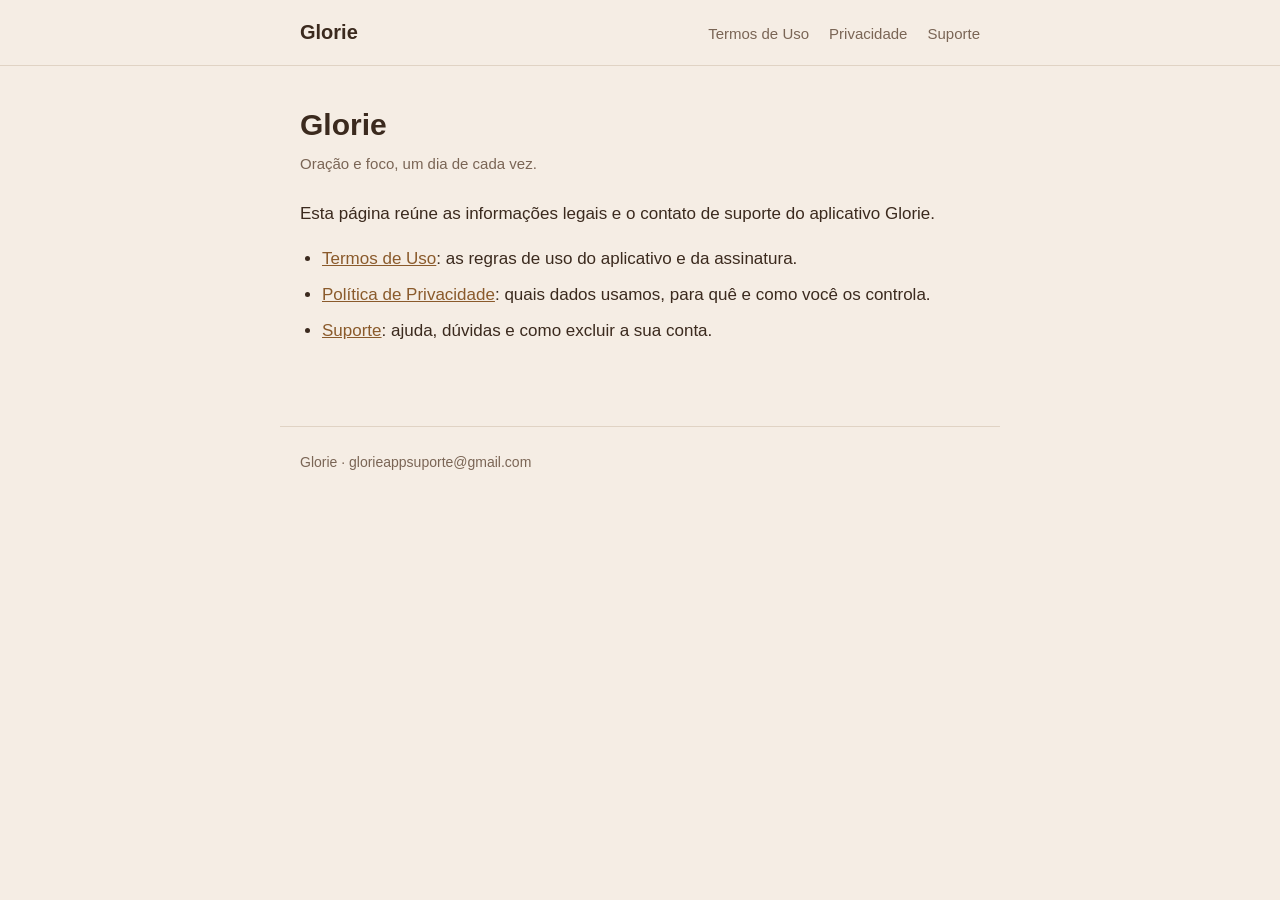
<file: index.html>
<!doctype html>
<html lang="pt-BR">
<head>
<meta charset="utf-8">
<meta name="viewport" content="width=device-width, initial-scale=1">
<title>Glorie — Informações legais</title>
<meta name="description" content="Termos de Uso, Política de Privacidade e suporte do aplicativo Glorie.">
<link rel="stylesheet" href="style.css">
</head>
<body>
<header class="topo"><div>
  <a class="marca" href="index.html">Glorie</a>
  <a href="termos.html">Termos de Uso</a>
  <a href="privacidade.html">Privacidade</a>
  <a href="suporte.html">Suporte</a>
</div></header>
<main>
  <h1>Glorie</h1>
  <p class="data">Oração e foco, um dia de cada vez.</p>
  <p>Esta página reúne as informações legais e o contato de suporte do aplicativo Glorie.</p>
  <ul>
    <li><a href="termos.html">Termos de Uso</a>: as regras de uso do aplicativo e da assinatura.</li>
    <li><a href="privacidade.html">Política de Privacidade</a>: quais dados usamos, para quê e como você os controla.</li>
    <li><a href="suporte.html">Suporte</a>: ajuda, dúvidas e como excluir a sua conta.</li>
  </ul>
</main>
<footer>Glorie · glorieappsuporte@gmail.com</footer>
</body>
</html>
</file>
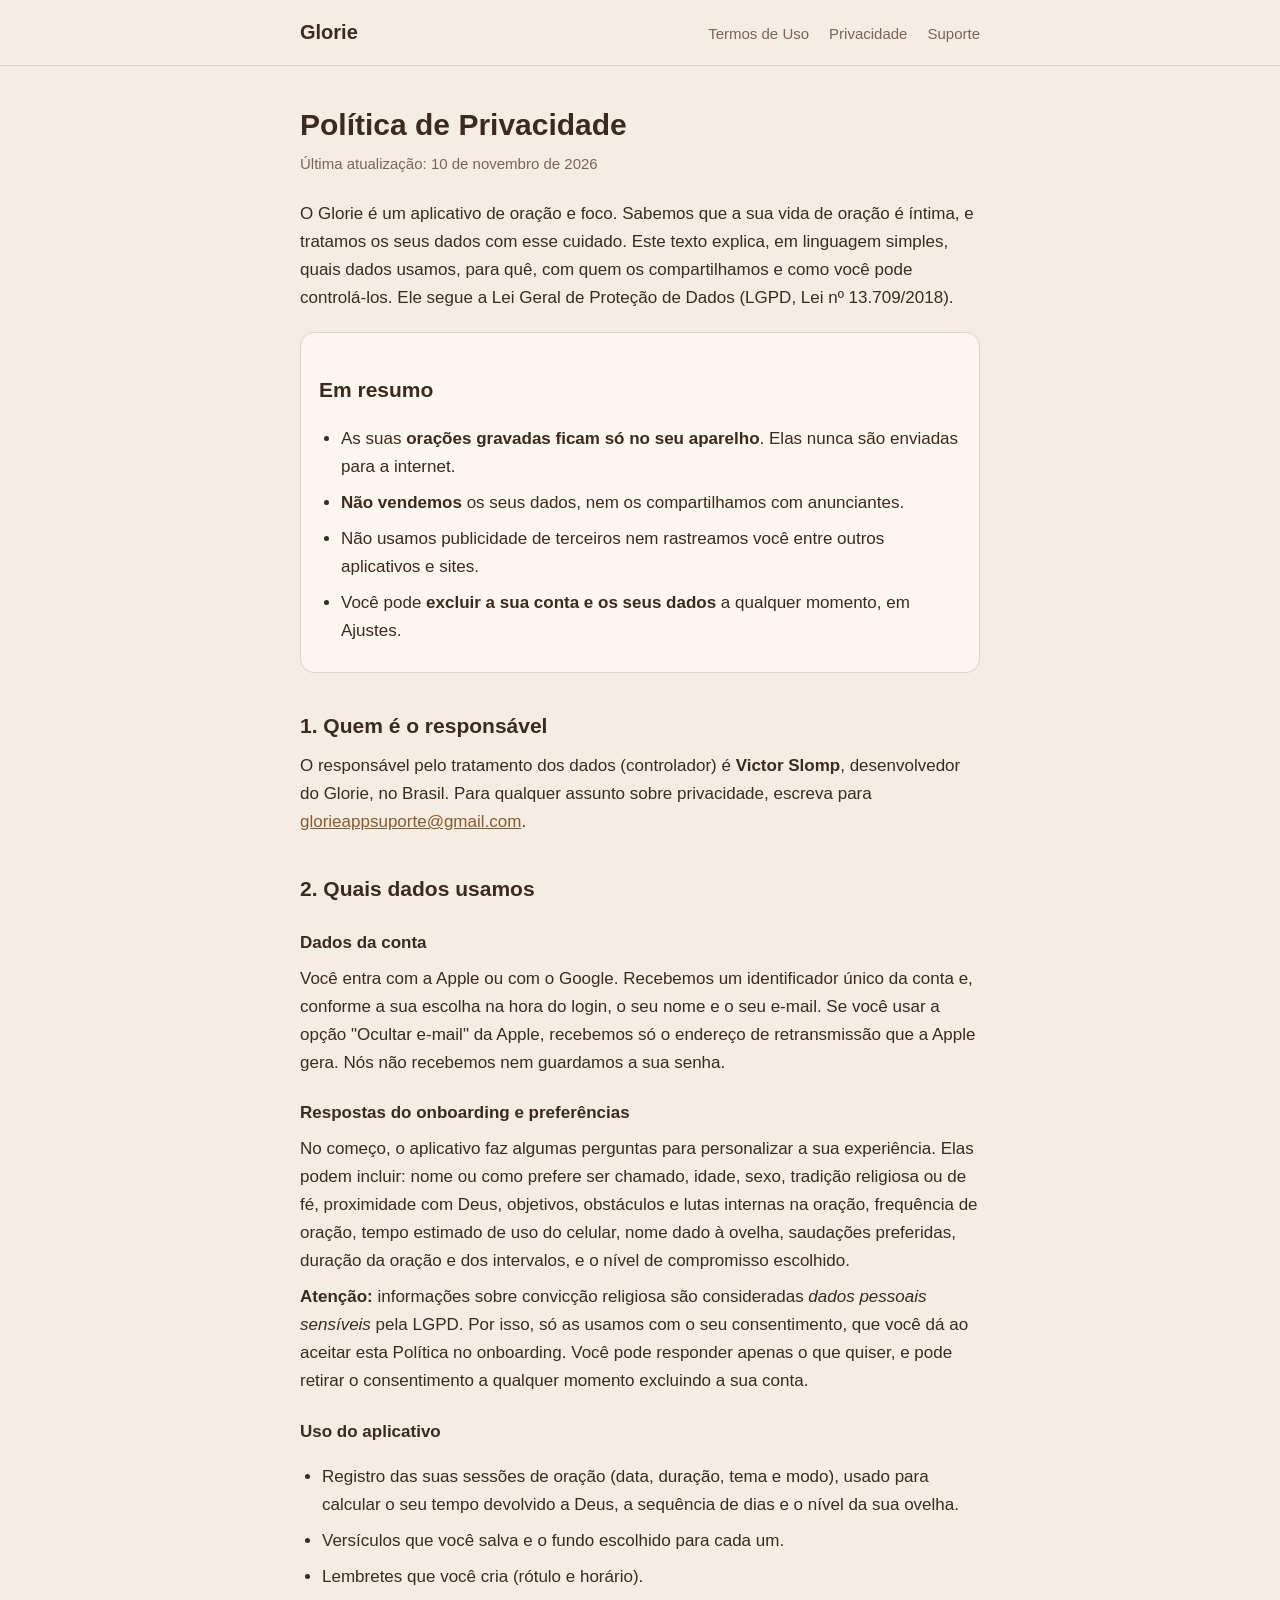
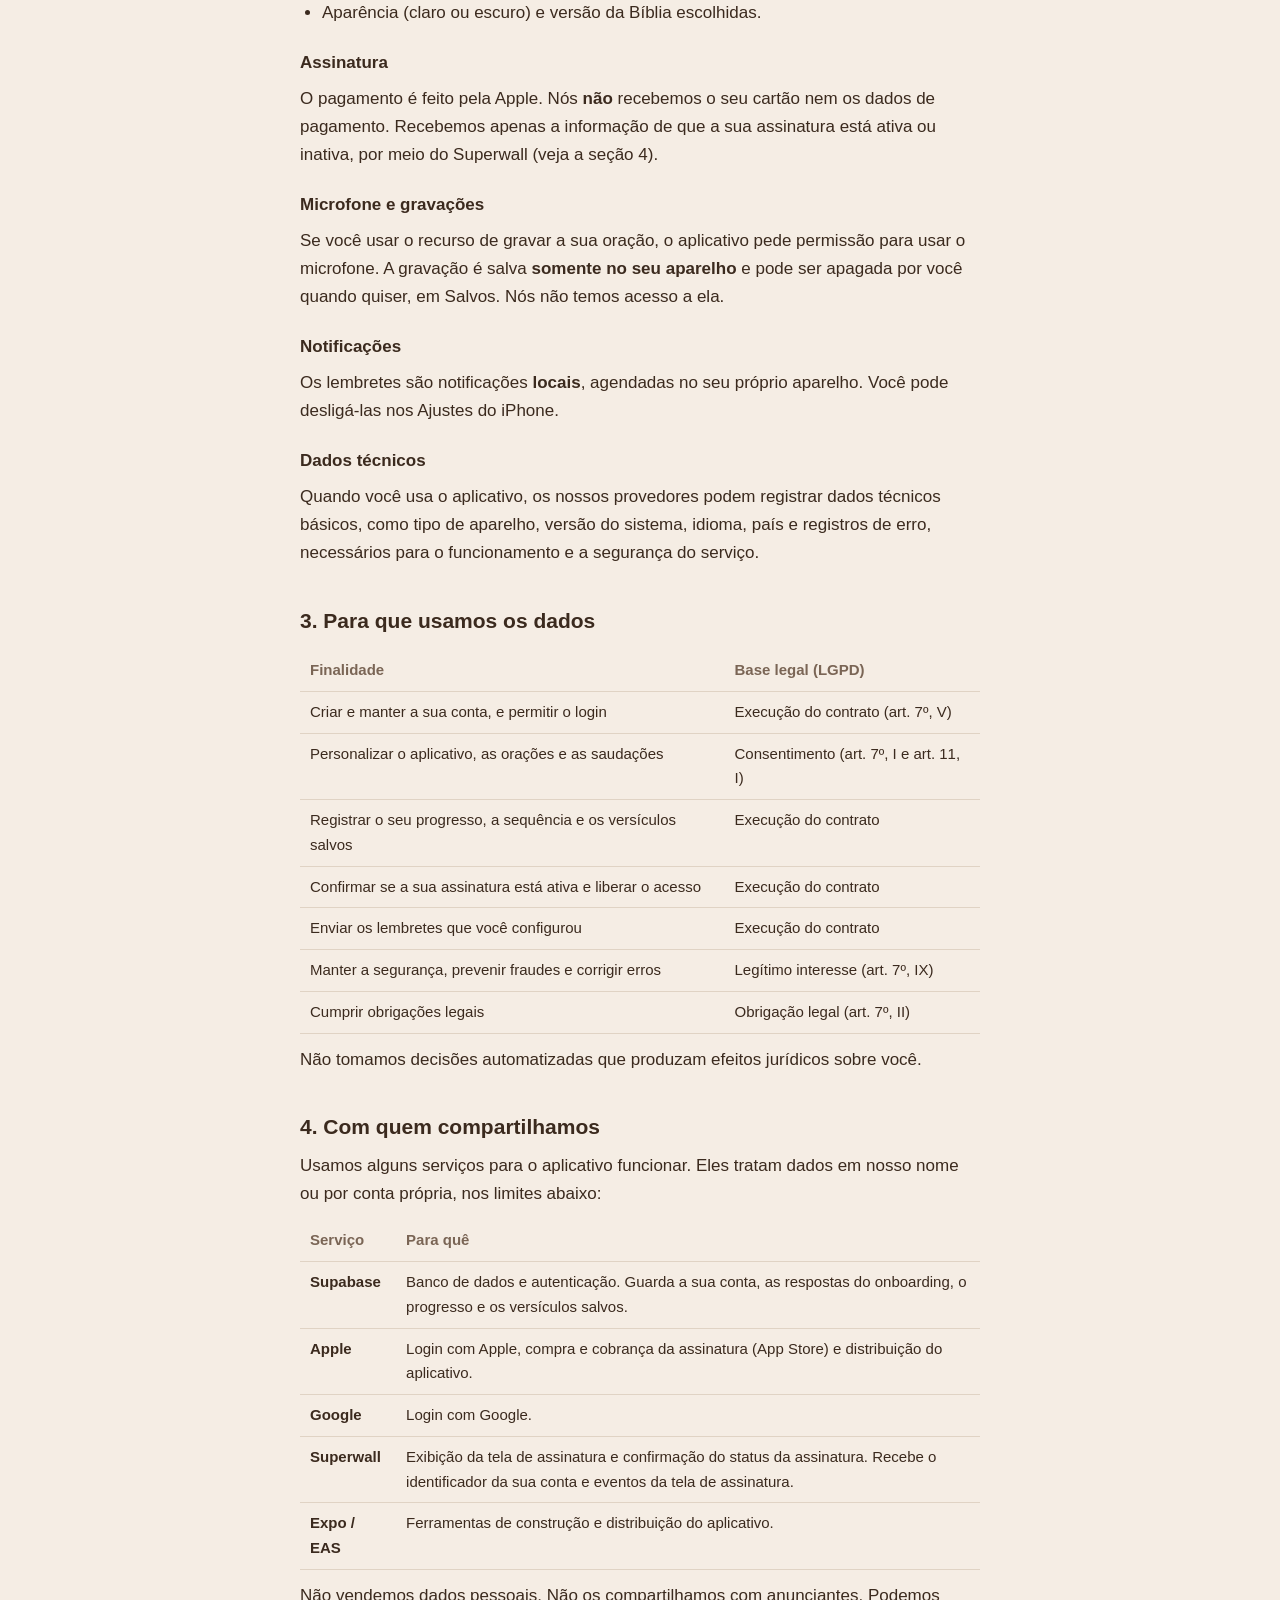
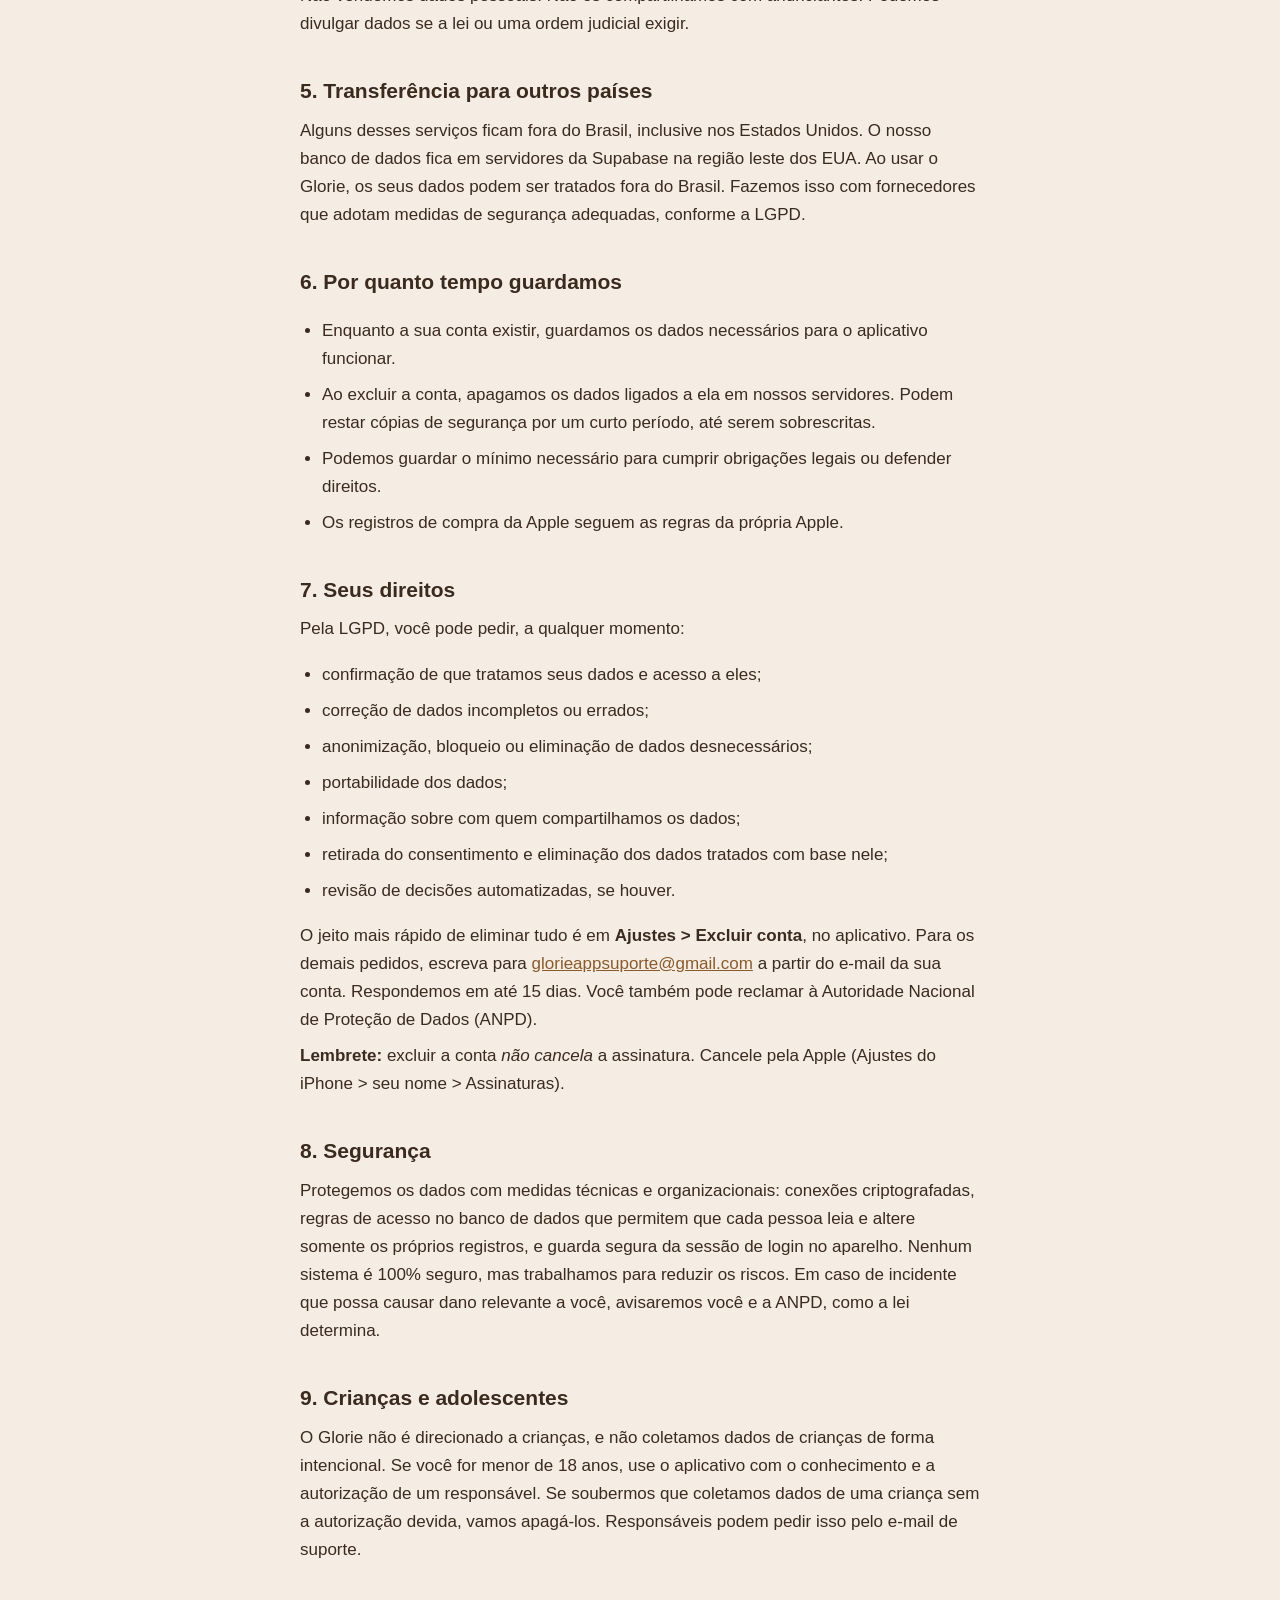
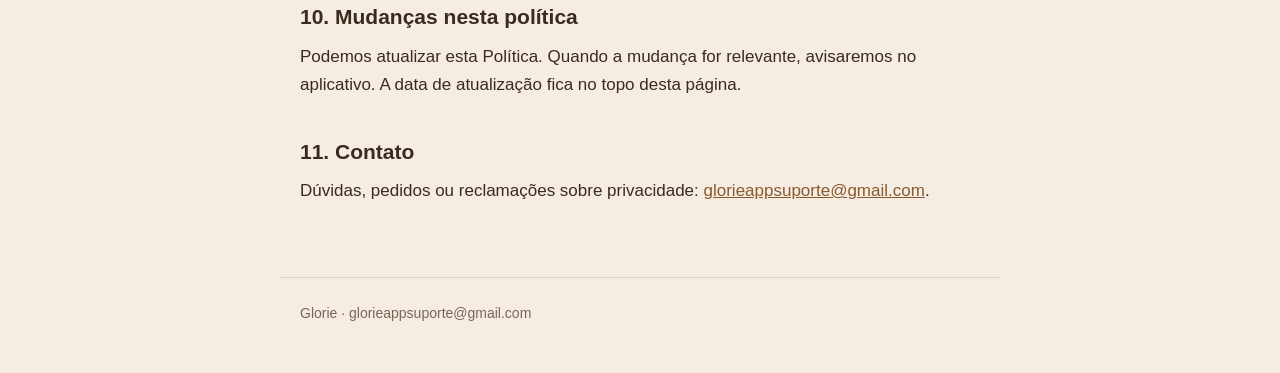
<file: privacidade.html>
<!doctype html>
<html lang="pt-BR">
<head>
<meta charset="utf-8">
<meta name="viewport" content="width=device-width, initial-scale=1">
<title>Glorie — Política de Privacidade</title>
<meta name="description" content="Como o Glorie trata os seus dados pessoais.">
<link rel="stylesheet" href="style.css">
</head>
<body>
<header class="topo"><div>
  <a class="marca" href="index.html">Glorie</a>
  <a href="termos.html">Termos de Uso</a>
  <a href="privacidade.html">Privacidade</a>
  <a href="suporte.html">Suporte</a>
</div></header>
<main>
  <h1>Política de Privacidade</h1>
  <p class="data">Última atualização: 10 de novembro de 2026</p>

  <p>O Glorie é um aplicativo de oração e foco. Sabemos que a sua vida de oração é íntima, e tratamos os seus dados com esse cuidado. Este texto explica, em linguagem simples, quais dados usamos, para quê, com quem os compartilhamos e como você pode controlá-los. Ele segue a Lei Geral de Proteção de Dados (LGPD, Lei nº 13.709/2018).</p>

  <div class="resumo">
    <h2>Em resumo</h2>
    <ul>
      <li>As suas <strong>orações gravadas ficam só no seu aparelho</strong>. Elas nunca são enviadas para a internet.</li>
      <li><strong>Não vendemos</strong> os seus dados, nem os compartilhamos com anunciantes.</li>
      <li>Não usamos publicidade de terceiros nem rastreamos você entre outros aplicativos e sites.</li>
      <li>Você pode <strong>excluir a sua conta e os seus dados</strong> a qualquer momento, em Ajustes.</li>
    </ul>
  </div>

  <h2>1. Quem é o responsável</h2>
  <p>O responsável pelo tratamento dos dados (controlador) é <strong>Victor Slomp</strong>, desenvolvedor do Glorie, no Brasil. Para qualquer assunto sobre privacidade, escreva para <a href="mailto:glorieappsuporte@gmail.com">glorieappsuporte@gmail.com</a>.</p>

  <h2>2. Quais dados usamos</h2>

  <h3>Dados da conta</h3>
  <p>Você entra com a Apple ou com o Google. Recebemos um identificador único da conta e, conforme a sua escolha na hora do login, o seu nome e o seu e-mail. Se você usar a opção "Ocultar e-mail" da Apple, recebemos só o endereço de retransmissão que a Apple gera. Nós não recebemos nem guardamos a sua senha.</p>

  <h3>Respostas do onboarding e preferências</h3>
  <p>No começo, o aplicativo faz algumas perguntas para personalizar a sua experiência. Elas podem incluir: nome ou como prefere ser chamado, idade, sexo, tradição religiosa ou de fé, proximidade com Deus, objetivos, obstáculos e lutas internas na oração, frequência de oração, tempo estimado de uso do celular, nome dado à ovelha, saudações preferidas, duração da oração e dos intervalos, e o nível de compromisso escolhido.</p>
  <p><strong>Atenção:</strong> informações sobre convicção religiosa são consideradas <em>dados pessoais sensíveis</em> pela LGPD. Por isso, só as usamos com o seu consentimento, que você dá ao aceitar esta Política no onboarding. Você pode responder apenas o que quiser, e pode retirar o consentimento a qualquer momento excluindo a sua conta.</p>

  <h3>Uso do aplicativo</h3>
  <ul>
    <li>Registro das suas sessões de oração (data, duração, tema e modo), usado para calcular o seu tempo devolvido a Deus, a sequência de dias e o nível da sua ovelha.</li>
    <li>Versículos que você salva e o fundo escolhido para cada um.</li>
    <li>Lembretes que você cria (rótulo e horário).</li>
    <li>Aparência (claro ou escuro) e versão da Bíblia escolhidas.</li>
  </ul>

  <h3>Assinatura</h3>
  <p>O pagamento é feito pela Apple. Nós <strong>não</strong> recebemos o seu cartão nem os dados de pagamento. Recebemos apenas a informação de que a sua assinatura está ativa ou inativa, por meio do Superwall (veja a seção 4).</p>

  <h3>Microfone e gravações</h3>
  <p>Se você usar o recurso de gravar a sua oração, o aplicativo pede permissão para usar o microfone. A gravação é salva <strong>somente no seu aparelho</strong> e pode ser apagada por você quando quiser, em Salvos. Nós não temos acesso a ela.</p>

  <h3>Notificações</h3>
  <p>Os lembretes são notificações <strong>locais</strong>, agendadas no seu próprio aparelho. Você pode desligá-las nos Ajustes do iPhone.</p>

  <h3>Dados técnicos</h3>
  <p>Quando você usa o aplicativo, os nossos provedores podem registrar dados técnicos básicos, como tipo de aparelho, versão do sistema, idioma, país e registros de erro, necessários para o funcionamento e a segurança do serviço.</p>

  <h2>3. Para que usamos os dados</h2>
  <table>
    <tr><th>Finalidade</th><th>Base legal (LGPD)</th></tr>
    <tr><td>Criar e manter a sua conta, e permitir o login</td><td>Execução do contrato (art. 7º, V)</td></tr>
    <tr><td>Personalizar o aplicativo, as orações e as saudações</td><td>Consentimento (art. 7º, I e art. 11, I)</td></tr>
    <tr><td>Registrar o seu progresso, a sequência e os versículos salvos</td><td>Execução do contrato</td></tr>
    <tr><td>Confirmar se a sua assinatura está ativa e liberar o acesso</td><td>Execução do contrato</td></tr>
    <tr><td>Enviar os lembretes que você configurou</td><td>Execução do contrato</td></tr>
    <tr><td>Manter a segurança, prevenir fraudes e corrigir erros</td><td>Legítimo interesse (art. 7º, IX)</td></tr>
    <tr><td>Cumprir obrigações legais</td><td>Obrigação legal (art. 7º, II)</td></tr>
  </table>
  <p>Não tomamos decisões automatizadas que produzam efeitos jurídicos sobre você.</p>

  <h2>4. Com quem compartilhamos</h2>
  <p>Usamos alguns serviços para o aplicativo funcionar. Eles tratam dados em nosso nome ou por conta própria, nos limites abaixo:</p>
  <table>
    <tr><th>Serviço</th><th>Para quê</th></tr>
    <tr><td><strong>Supabase</strong></td><td>Banco de dados e autenticação. Guarda a sua conta, as respostas do onboarding, o progresso e os versículos salvos.</td></tr>
    <tr><td><strong>Apple</strong></td><td>Login com Apple, compra e cobrança da assinatura (App Store) e distribuição do aplicativo.</td></tr>
    <tr><td><strong>Google</strong></td><td>Login com Google.</td></tr>
    <tr><td><strong>Superwall</strong></td><td>Exibição da tela de assinatura e confirmação do status da assinatura. Recebe o identificador da sua conta e eventos da tela de assinatura.</td></tr>
    <tr><td><strong>Expo / EAS</strong></td><td>Ferramentas de construção e distribuição do aplicativo.</td></tr>
  </table>
  <p>Não vendemos dados pessoais. Não os compartilhamos com anunciantes. Podemos divulgar dados se a lei ou uma ordem judicial exigir.</p>

  <h2>5. Transferência para outros países</h2>
  <p>Alguns desses serviços ficam fora do Brasil, inclusive nos Estados Unidos. O nosso banco de dados fica em servidores da Supabase na região leste dos EUA. Ao usar o Glorie, os seus dados podem ser tratados fora do Brasil. Fazemos isso com fornecedores que adotam medidas de segurança adequadas, conforme a LGPD.</p>

  <h2>6. Por quanto tempo guardamos</h2>
  <ul>
    <li>Enquanto a sua conta existir, guardamos os dados necessários para o aplicativo funcionar.</li>
    <li>Ao excluir a conta, apagamos os dados ligados a ela em nossos servidores. Podem restar cópias de segurança por um curto período, até serem sobrescritas.</li>
    <li>Podemos guardar o mínimo necessário para cumprir obrigações legais ou defender direitos.</li>
    <li>Os registros de compra da Apple seguem as regras da própria Apple.</li>
  </ul>

  <h2>7. Seus direitos</h2>
  <p>Pela LGPD, você pode pedir, a qualquer momento:</p>
  <ul>
    <li>confirmação de que tratamos seus dados e acesso a eles;</li>
    <li>correção de dados incompletos ou errados;</li>
    <li>anonimização, bloqueio ou eliminação de dados desnecessários;</li>
    <li>portabilidade dos dados;</li>
    <li>informação sobre com quem compartilhamos os dados;</li>
    <li>retirada do consentimento e eliminação dos dados tratados com base nele;</li>
    <li>revisão de decisões automatizadas, se houver.</li>
  </ul>
  <p>O jeito mais rápido de eliminar tudo é em <strong>Ajustes &gt; Excluir conta</strong>, no aplicativo. Para os demais pedidos, escreva para <a href="mailto:glorieappsuporte@gmail.com">glorieappsuporte@gmail.com</a> a partir do e-mail da sua conta. Respondemos em até 15 dias. Você também pode reclamar à Autoridade Nacional de Proteção de Dados (ANPD).</p>
  <p><strong>Lembrete:</strong> excluir a conta <em>não cancela</em> a assinatura. Cancele pela Apple (Ajustes do iPhone &gt; seu nome &gt; Assinaturas).</p>

  <h2>8. Segurança</h2>
  <p>Protegemos os dados com medidas técnicas e organizacionais: conexões criptografadas, regras de acesso no banco de dados que permitem que cada pessoa leia e altere somente os próprios registros, e guarda segura da sessão de login no aparelho. Nenhum sistema é 100% seguro, mas trabalhamos para reduzir os riscos. Em caso de incidente que possa causar dano relevante a você, avisaremos você e a ANPD, como a lei determina.</p>

  <h2>9. Crianças e adolescentes</h2>
  <p>O Glorie não é direcionado a crianças, e não coletamos dados de crianças de forma intencional. Se você for menor de 18 anos, use o aplicativo com o conhecimento e a autorização de um responsável. Se soubermos que coletamos dados de uma criança sem a autorização devida, vamos apagá-los. Responsáveis podem pedir isso pelo e-mail de suporte.</p>

  <h2>10. Mudanças nesta política</h2>
  <p>Podemos atualizar esta Política. Quando a mudança for relevante, avisaremos no aplicativo. A data de atualização fica no topo desta página.</p>

  <h2>11. Contato</h2>
  <p>Dúvidas, pedidos ou reclamações sobre privacidade: <a href="mailto:glorieappsuporte@gmail.com">glorieappsuporte@gmail.com</a>.</p>
</main>
<footer>Glorie · glorieappsuporte@gmail.com</footer>
</body>
</html>
</file>
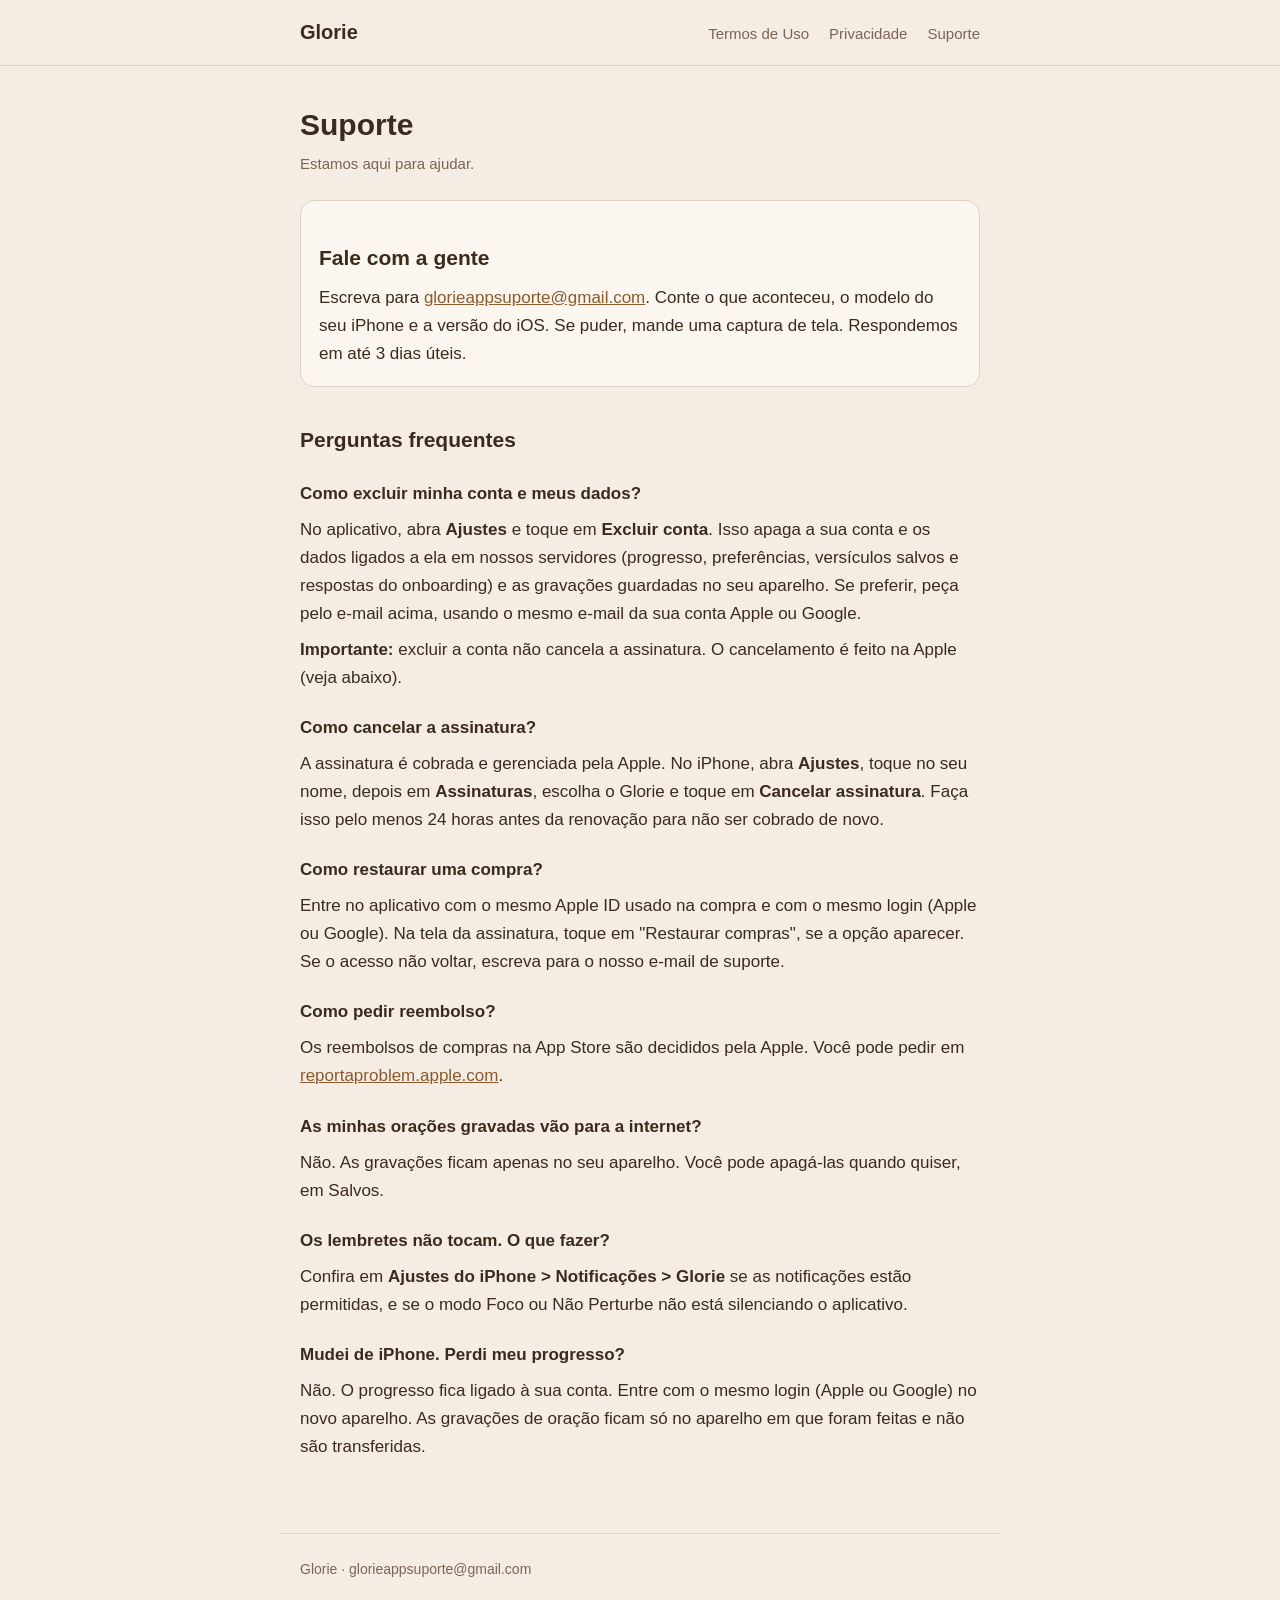
<file: suporte.html>
<!doctype html>
<html lang="pt-BR">
<head>
<meta charset="utf-8">
<meta name="viewport" content="width=device-width, initial-scale=1">
<title>Glorie — Suporte</title>
<meta name="description" content="Ajuda e contato do aplicativo Glorie.">
<link rel="stylesheet" href="style.css">
</head>
<body>
<header class="topo"><div>
  <a class="marca" href="index.html">Glorie</a>
  <a href="termos.html">Termos de Uso</a>
  <a href="privacidade.html">Privacidade</a>
  <a href="suporte.html">Suporte</a>
</div></header>
<main>
  <h1>Suporte</h1>
  <p class="data">Estamos aqui para ajudar.</p>

  <div class="resumo">
    <h2>Fale com a gente</h2>
    <p>Escreva para <a href="mailto:glorieappsuporte@gmail.com">glorieappsuporte@gmail.com</a>. Conte o que aconteceu, o modelo do seu iPhone e a versão do iOS. Se puder, mande uma captura de tela. Respondemos em até 3 dias úteis.</p>
  </div>

  <h2>Perguntas frequentes</h2>

  <h3>Como excluir minha conta e meus dados?</h3>
  <p>No aplicativo, abra <strong>Ajustes</strong> e toque em <strong>Excluir conta</strong>. Isso apaga a sua conta e os dados ligados a ela em nossos servidores (progresso, preferências, versículos salvos e respostas do onboarding) e as gravações guardadas no seu aparelho. Se preferir, peça pelo e-mail acima, usando o mesmo e-mail da sua conta Apple ou Google.</p>
  <p><strong>Importante:</strong> excluir a conta não cancela a assinatura. O cancelamento é feito na Apple (veja abaixo).</p>

  <h3>Como cancelar a assinatura?</h3>
  <p>A assinatura é cobrada e gerenciada pela Apple. No iPhone, abra <strong>Ajustes</strong>, toque no seu nome, depois em <strong>Assinaturas</strong>, escolha o Glorie e toque em <strong>Cancelar assinatura</strong>. Faça isso pelo menos 24 horas antes da renovação para não ser cobrado de novo.</p>

  <h3>Como restaurar uma compra?</h3>
  <p>Entre no aplicativo com o mesmo Apple ID usado na compra e com o mesmo login (Apple ou Google). Na tela da assinatura, toque em "Restaurar compras", se a opção aparecer. Se o acesso não voltar, escreva para o nosso e-mail de suporte.</p>

  <h3>Como pedir reembolso?</h3>
  <p>Os reembolsos de compras na App Store são decididos pela Apple. Você pode pedir em <a href="https://reportaproblem.apple.com">reportaproblem.apple.com</a>.</p>

  <h3>As minhas orações gravadas vão para a internet?</h3>
  <p>Não. As gravações ficam apenas no seu aparelho. Você pode apagá-las quando quiser, em Salvos.</p>

  <h3>Os lembretes não tocam. O que fazer?</h3>
  <p>Confira em <strong>Ajustes do iPhone &gt; Notificações &gt; Glorie</strong> se as notificações estão permitidas, e se o modo Foco ou Não Perturbe não está silenciando o aplicativo.</p>

  <h3>Mudei de iPhone. Perdi meu progresso?</h3>
  <p>Não. O progresso fica ligado à sua conta. Entre com o mesmo login (Apple ou Google) no novo aparelho. As gravações de oração ficam só no aparelho em que foram feitas e não são transferidas.</p>
</main>
<footer>Glorie · glorieappsuporte@gmail.com</footer>
</body>
</html>
</file>
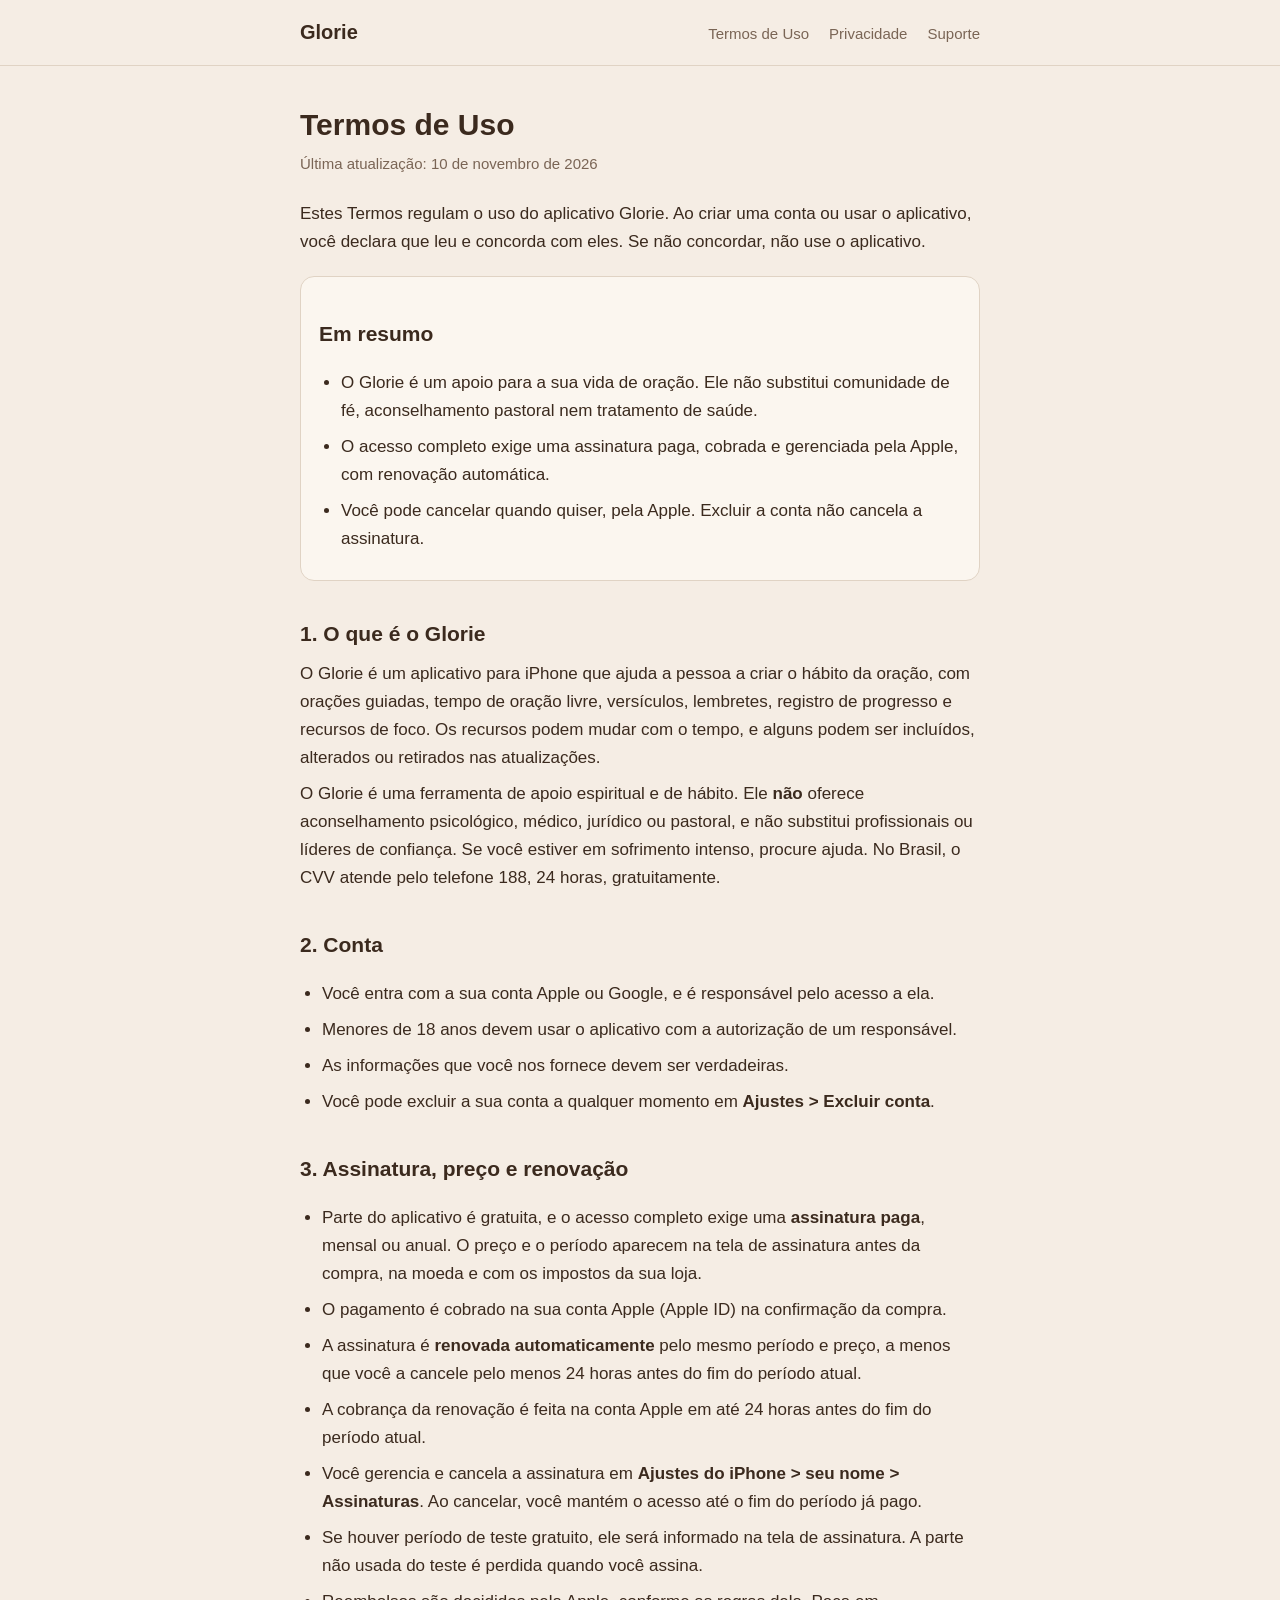
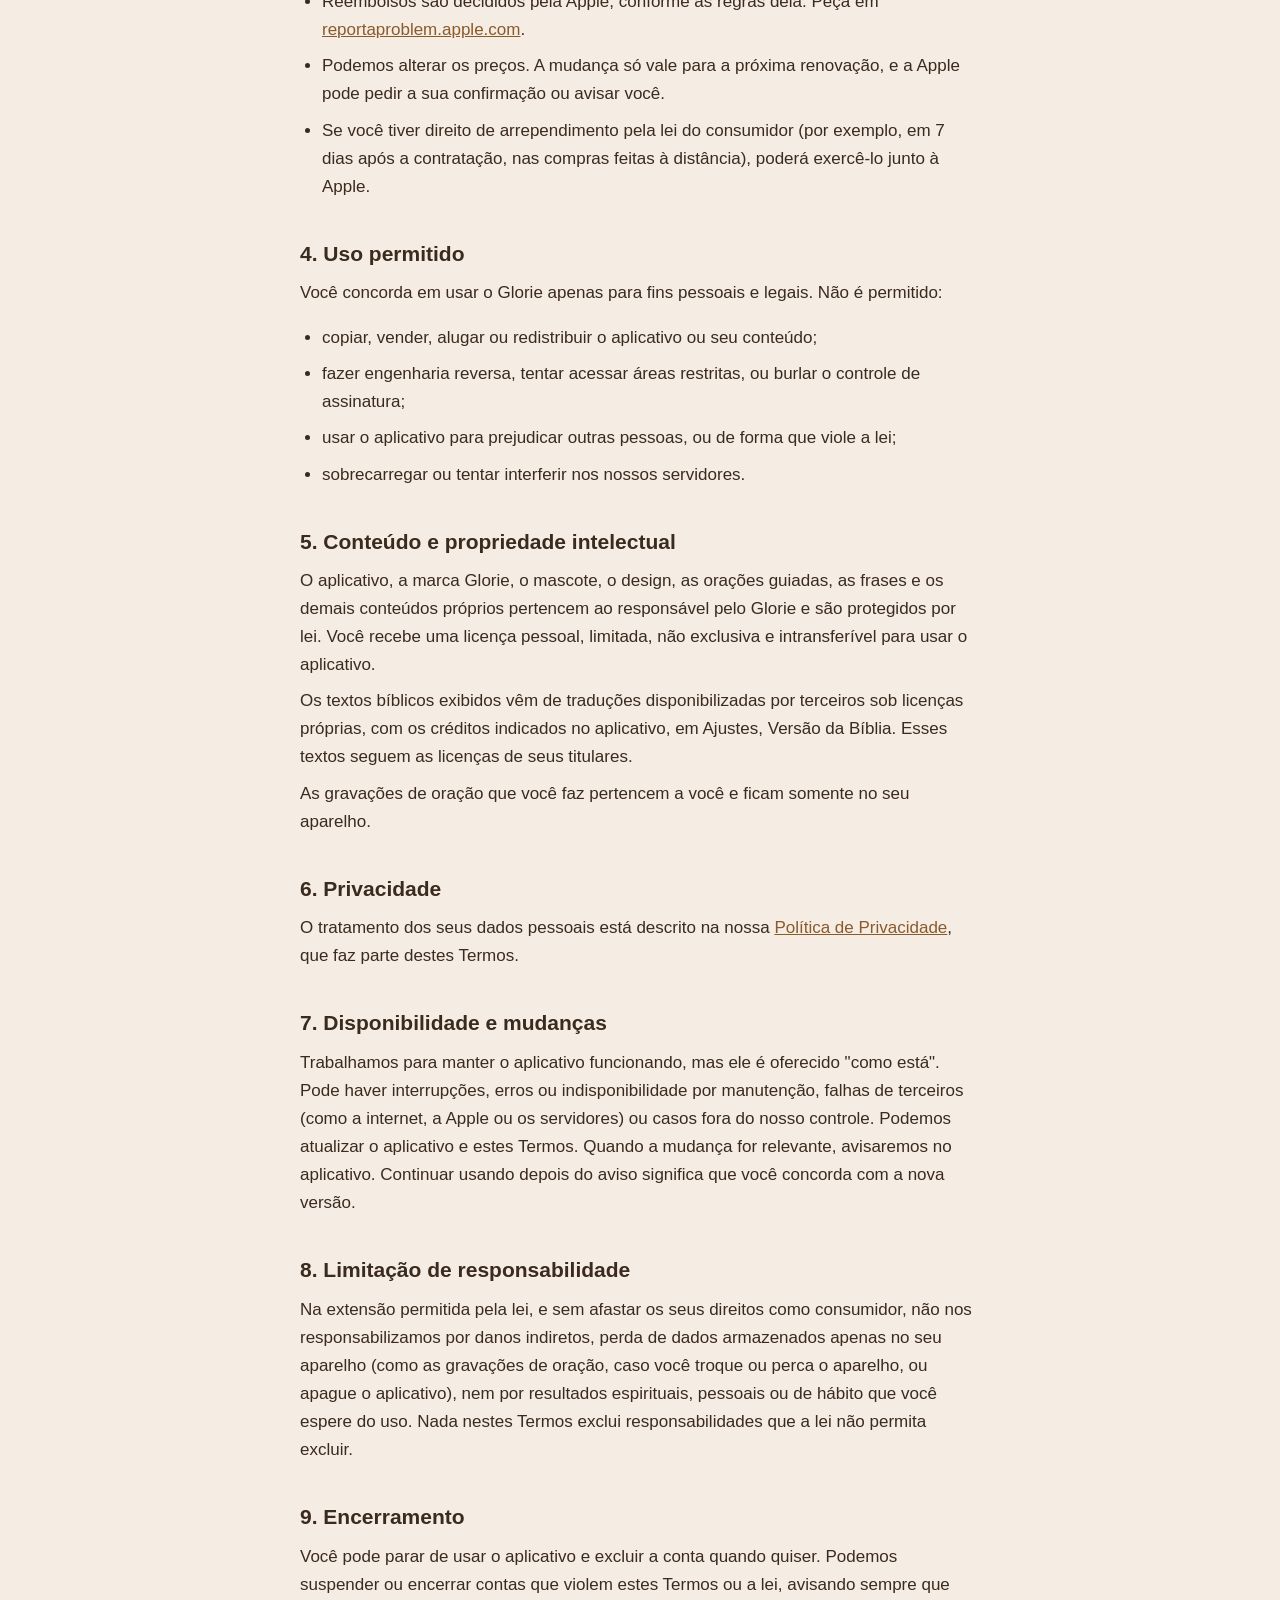
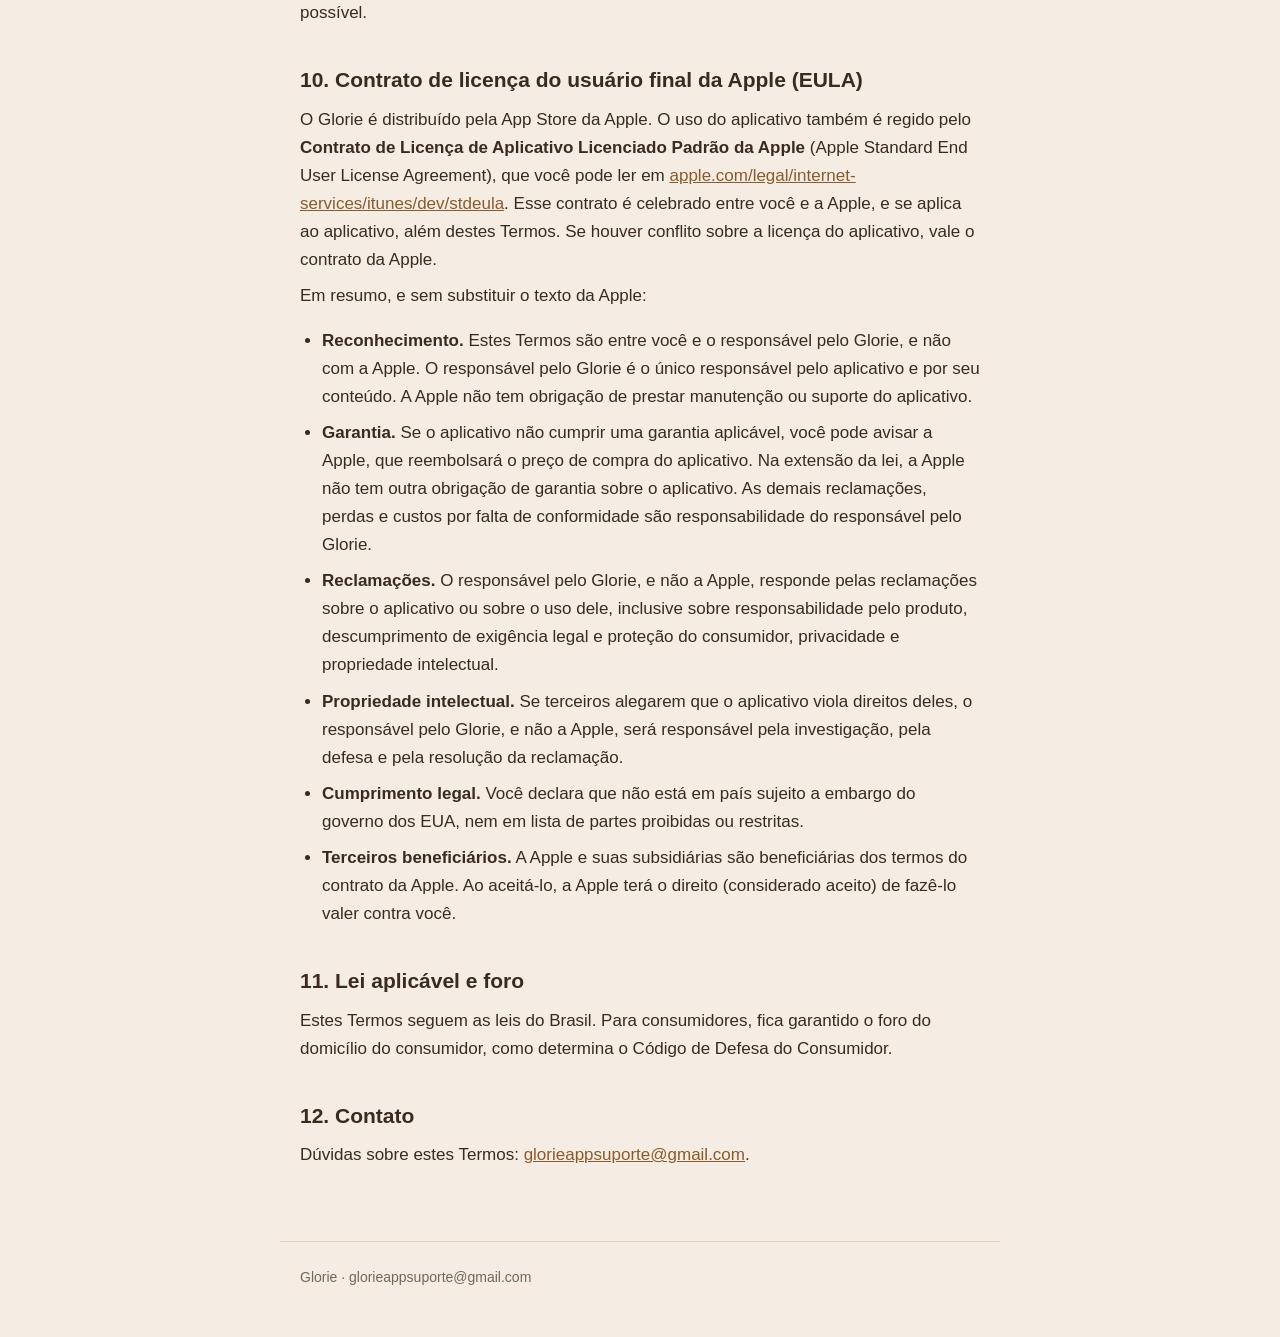
<file: termos.html>
<!doctype html>
<html lang="pt-BR">
<head>
<meta charset="utf-8">
<meta name="viewport" content="width=device-width, initial-scale=1">
<title>Glorie — Termos de Uso</title>
<meta name="description" content="Termos de Uso do aplicativo Glorie.">
<link rel="stylesheet" href="style.css">
</head>
<body>
<header class="topo"><div>
  <a class="marca" href="index.html">Glorie</a>
  <a href="termos.html">Termos de Uso</a>
  <a href="privacidade.html">Privacidade</a>
  <a href="suporte.html">Suporte</a>
</div></header>
<main>
  <h1>Termos de Uso</h1>
  <p class="data">Última atualização: 10 de novembro de 2026</p>

  <p>Estes Termos regulam o uso do aplicativo Glorie. Ao criar uma conta ou usar o aplicativo, você declara que leu e concorda com eles. Se não concordar, não use o aplicativo.</p>

  <div class="resumo">
    <h2>Em resumo</h2>
    <ul>
      <li>O Glorie é um apoio para a sua vida de oração. Ele não substitui comunidade de fé, aconselhamento pastoral nem tratamento de saúde.</li>
      <li>O acesso completo exige uma assinatura paga, cobrada e gerenciada pela Apple, com renovação automática.</li>
      <li>Você pode cancelar quando quiser, pela Apple. Excluir a conta não cancela a assinatura.</li>
    </ul>
  </div>

  <h2>1. O que é o Glorie</h2>
  <p>O Glorie é um aplicativo para iPhone que ajuda a pessoa a criar o hábito da oração, com orações guiadas, tempo de oração livre, versículos, lembretes, registro de progresso e recursos de foco. Os recursos podem mudar com o tempo, e alguns podem ser incluídos, alterados ou retirados nas atualizações.</p>
  <p>O Glorie é uma ferramenta de apoio espiritual e de hábito. Ele <strong>não</strong> oferece aconselhamento psicológico, médico, jurídico ou pastoral, e não substitui profissionais ou líderes de confiança. Se você estiver em sofrimento intenso, procure ajuda. No Brasil, o CVV atende pelo telefone 188, 24 horas, gratuitamente.</p>

  <h2>2. Conta</h2>
  <ul>
    <li>Você entra com a sua conta Apple ou Google, e é responsável pelo acesso a ela.</li>
    <li>Menores de 18 anos devem usar o aplicativo com a autorização de um responsável.</li>
    <li>As informações que você nos fornece devem ser verdadeiras.</li>
    <li>Você pode excluir a sua conta a qualquer momento em <strong>Ajustes &gt; Excluir conta</strong>.</li>
  </ul>

  <h2>3. Assinatura, preço e renovação</h2>
  <ul>
    <li>Parte do aplicativo é gratuita, e o acesso completo exige uma <strong>assinatura paga</strong>, mensal ou anual. O preço e o período aparecem na tela de assinatura antes da compra, na moeda e com os impostos da sua loja.</li>
    <li>O pagamento é cobrado na sua conta Apple (Apple ID) na confirmação da compra.</li>
    <li>A assinatura é <strong>renovada automaticamente</strong> pelo mesmo período e preço, a menos que você a cancele pelo menos 24 horas antes do fim do período atual.</li>
    <li>A cobrança da renovação é feita na conta Apple em até 24 horas antes do fim do período atual.</li>
    <li>Você gerencia e cancela a assinatura em <strong>Ajustes do iPhone &gt; seu nome &gt; Assinaturas</strong>. Ao cancelar, você mantém o acesso até o fim do período já pago.</li>
    <li>Se houver período de teste gratuito, ele será informado na tela de assinatura. A parte não usada do teste é perdida quando você assina.</li>
    <li>Reembolsos são decididos pela Apple, conforme as regras dela. Peça em <a href="https://reportaproblem.apple.com">reportaproblem.apple.com</a>.</li>
    <li>Podemos alterar os preços. A mudança só vale para a próxima renovação, e a Apple pode pedir a sua confirmação ou avisar você.</li>
    <li>Se você tiver direito de arrependimento pela lei do consumidor (por exemplo, em 7 dias após a contratação, nas compras feitas à distância), poderá exercê-lo junto à Apple.</li>
  </ul>

  <h2>4. Uso permitido</h2>
  <p>Você concorda em usar o Glorie apenas para fins pessoais e legais. Não é permitido:</p>
  <ul>
    <li>copiar, vender, alugar ou redistribuir o aplicativo ou seu conteúdo;</li>
    <li>fazer engenharia reversa, tentar acessar áreas restritas, ou burlar o controle de assinatura;</li>
    <li>usar o aplicativo para prejudicar outras pessoas, ou de forma que viole a lei;</li>
    <li>sobrecarregar ou tentar interferir nos nossos servidores.</li>
  </ul>

  <h2>5. Conteúdo e propriedade intelectual</h2>
  <p>O aplicativo, a marca Glorie, o mascote, o design, as orações guiadas, as frases e os demais conteúdos próprios pertencem ao responsável pelo Glorie e são protegidos por lei. Você recebe uma licença pessoal, limitada, não exclusiva e intransferível para usar o aplicativo.</p>
  <p>Os textos bíblicos exibidos vêm de traduções disponibilizadas por terceiros sob licenças próprias, com os créditos indicados no aplicativo, em Ajustes, Versão da Bíblia. Esses textos seguem as licenças de seus titulares.</p>
  <p>As gravações de oração que você faz pertencem a você e ficam somente no seu aparelho.</p>

  <h2>6. Privacidade</h2>
  <p>O tratamento dos seus dados pessoais está descrito na nossa <a href="privacidade.html">Política de Privacidade</a>, que faz parte destes Termos.</p>

  <h2>7. Disponibilidade e mudanças</h2>
  <p>Trabalhamos para manter o aplicativo funcionando, mas ele é oferecido "como está". Pode haver interrupções, erros ou indisponibilidade por manutenção, falhas de terceiros (como a internet, a Apple ou os servidores) ou casos fora do nosso controle. Podemos atualizar o aplicativo e estes Termos. Quando a mudança for relevante, avisaremos no aplicativo. Continuar usando depois do aviso significa que você concorda com a nova versão.</p>

  <h2>8. Limitação de responsabilidade</h2>
  <p>Na extensão permitida pela lei, e sem afastar os seus direitos como consumidor, não nos responsabilizamos por danos indiretos, perda de dados armazenados apenas no seu aparelho (como as gravações de oração, caso você troque ou perca o aparelho, ou apague o aplicativo), nem por resultados espirituais, pessoais ou de hábito que você espere do uso. Nada nestes Termos exclui responsabilidades que a lei não permita excluir.</p>

  <h2>9. Encerramento</h2>
  <p>Você pode parar de usar o aplicativo e excluir a conta quando quiser. Podemos suspender ou encerrar contas que violem estes Termos ou a lei, avisando sempre que possível.</p>

  <h2>10. Contrato de licença do usuário final da Apple (EULA)</h2>
  <p>O Glorie é distribuído pela App Store da Apple. O uso do aplicativo também é regido pelo <strong>Contrato de Licença de Aplicativo Licenciado Padrão da Apple</strong> (Apple Standard End User License Agreement), que você pode ler em <a href="https://www.apple.com/legal/internet-services/itunes/dev/stdeula/">apple.com/legal/internet-services/itunes/dev/stdeula</a>. Esse contrato é celebrado entre você e a Apple, e se aplica ao aplicativo, além destes Termos. Se houver conflito sobre a licença do aplicativo, vale o contrato da Apple.</p>
  <p>Em resumo, e sem substituir o texto da Apple:</p>
  <ul>
    <li><strong>Reconhecimento.</strong> Estes Termos são entre você e o responsável pelo Glorie, e não com a Apple. O responsável pelo Glorie é o único responsável pelo aplicativo e por seu conteúdo. A Apple não tem obrigação de prestar manutenção ou suporte do aplicativo.</li>
    <li><strong>Garantia.</strong> Se o aplicativo não cumprir uma garantia aplicável, você pode avisar a Apple, que reembolsará o preço de compra do aplicativo. Na extensão da lei, a Apple não tem outra obrigação de garantia sobre o aplicativo. As demais reclamações, perdas e custos por falta de conformidade são responsabilidade do responsável pelo Glorie.</li>
    <li><strong>Reclamações.</strong> O responsável pelo Glorie, e não a Apple, responde pelas reclamações sobre o aplicativo ou sobre o uso dele, inclusive sobre responsabilidade pelo produto, descumprimento de exigência legal e proteção do consumidor, privacidade e propriedade intelectual.</li>
    <li><strong>Propriedade intelectual.</strong> Se terceiros alegarem que o aplicativo viola direitos deles, o responsável pelo Glorie, e não a Apple, será responsável pela investigação, pela defesa e pela resolução da reclamação.</li>
    <li><strong>Cumprimento legal.</strong> Você declara que não está em país sujeito a embargo do governo dos EUA, nem em lista de partes proibidas ou restritas.</li>
    <li><strong>Terceiros beneficiários.</strong> A Apple e suas subsidiárias são beneficiárias dos termos do contrato da Apple. Ao aceitá-lo, a Apple terá o direito (considerado aceito) de fazê-lo valer contra você.</li>
  </ul>

  <h2>11. Lei aplicável e foro</h2>
  <p>Estes Termos seguem as leis do Brasil. Para consumidores, fica garantido o foro do domicílio do consumidor, como determina o Código de Defesa do Consumidor.</p>

  <h2>12. Contato</h2>
  <p>Dúvidas sobre estes Termos: <a href="mailto:glorieappsuporte@gmail.com">glorieappsuporte@gmail.com</a>.</p>
</main>
<footer>Glorie · glorieappsuporte@gmail.com</footer>
</body>
</html>
</file>
<file: style.css>
:root {
  --fundo: #f5ede4;
  --texto: #3b2a1e;
  --suave: #7a6555;
  --linha: #e0d3c4;
  --destaque: #8a5a2b;
  --cartao: #fbf6ef;
}
@media (prefers-color-scheme: dark) {
  :root {
    --fundo: #1d1612;
    --texto: #f1e7db;
    --suave: #b9a897;
    --linha: #3a2e26;
    --destaque: #d9a566;
    --cartao: #261d17;
  }
}
* { box-sizing: border-box; }
body {
  margin: 0;
  background: var(--fundo);
  color: var(--texto);
  font-family: -apple-system, BlinkMacSystemFont, "Segoe UI", Roboto, "Helvetica Neue", Arial, sans-serif;
  line-height: 1.65;
  font-size: 17px;
}
main { max-width: 720px; margin: 0 auto; padding: 32px 20px 64px; }
header.topo { border-bottom: 1px solid var(--linha); }
header.topo div { max-width: 720px; margin: 0 auto; padding: 16px 20px; display: flex; flex-wrap: wrap; gap: 8px 20px; align-items: baseline; }
header.topo .marca { font-weight: 700; font-size: 20px; color: var(--texto); text-decoration: none; margin-right: auto; }
header.topo a { color: var(--suave); text-decoration: none; font-size: 15px; }
header.topo a:hover { color: var(--destaque); }
h1 { font-size: 30px; line-height: 1.25; margin: 8px 0 4px; }
h2 { font-size: 21px; margin: 36px 0 8px; }
h3 { font-size: 17px; margin: 22px 0 4px; }
p, li { margin: 8px 0; }
ul { padding-left: 22px; }
a { color: var(--destaque); }
.data { color: var(--suave); font-size: 15px; margin-bottom: 24px; }
.resumo { background: var(--cartao); border: 1px solid var(--linha); border-radius: 14px; padding: 4px 18px 10px; margin: 20px 0; }
table { width: 100%; border-collapse: collapse; margin: 12px 0; font-size: 15px; }
th, td { text-align: left; vertical-align: top; padding: 8px 10px; border-bottom: 1px solid var(--linha); }
th { color: var(--suave); font-weight: 600; }
footer { max-width: 720px; margin: 0 auto; padding: 24px 20px 48px; color: var(--suave); font-size: 14px; border-top: 1px solid var(--linha); }
</file>
